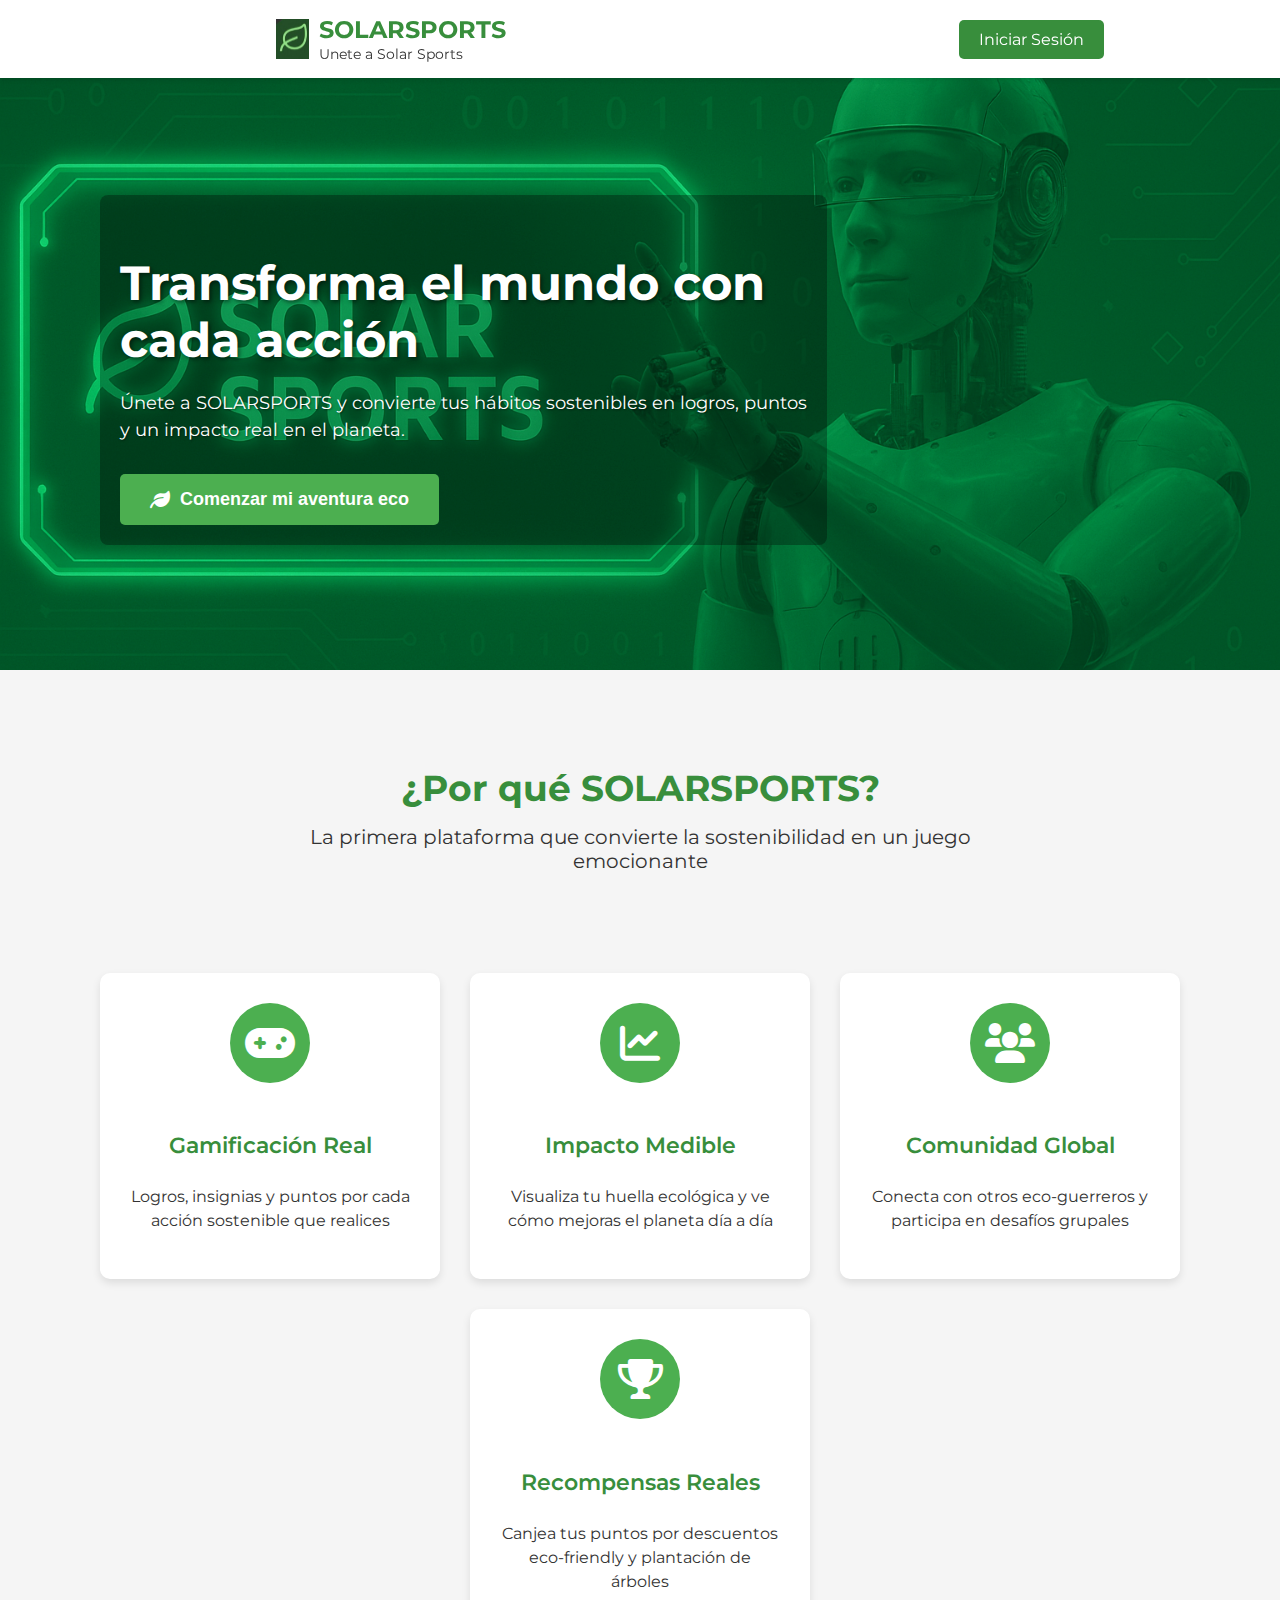
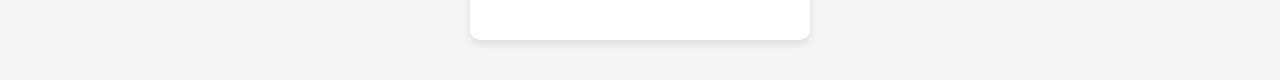
<file: index.html>
<!DOCTYPE html>
<html lang="es">
<head>
    <meta charset="UTF-8">
    <meta name="viewport" content="width=device-width, initial-scale=1.0">
    <title>SOLARSPORTS - Tu Impacto Cuenta</title>
    <link rel="stylesheet" href="styles.css">
    <link rel="stylesheet" href="https://cdnjs.cloudflare.com/ajax/libs/font-awesome/6.0.0-beta3/css/all.min.css">
    <link href="https://fonts.googleapis.com/css2?family=Montserrat:wght@400;600;700&display=swap" rel="stylesheet">
</head>
<body>
    <header class="header">
        <div class="header-left">
            <img src="logo.jpg" alt="SOLARSPORTS Logo" class="logo">
            <div class="logo-text">
                <h1>SOLARSPORTS</h1>
                <span>Unete a Solar Sports</span>
            </div>
        </div>
        <a href="login.html" class="login-button">Iniciar Sesión</a>
    </header>

    <main>
        <section class="hero-section">
            <div class="hero-content">
                <h2>Transforma el mundo con <br> cada acción</h2>
                <p>Únete a SOLARSPORTS y convierte tus hábitos sostenibles en logros, puntos <br> y un impacto real en el planeta.</p>
                <button class="eco-adventure-button">
                    <i class="fas fa-leaf"></i> Comenzar mi aventura eco
                </button>
            </div>
        </section>

        <section class="why-solarsports-section">
            <h3>¿Por qué SOLARSPORTS?</h3>
            <p>La primera plataforma que convierte la sostenibilidad en un juego emocionante</p>
        </section>

        <section class="features-section">
            <div class="feature-card">
                <div class="icon-container">
                    <i class="fas fa-gamepad"></i>
                </div>
                <h4>Gamificación Real</h4>
                <p>Logros, insignias y puntos por cada acción sostenible que realices</p>
            </div>
            <div class="feature-card">
                <div class="icon-container">
                    <i class="fas fa-chart-line"></i>
                </div>
                <h4>Impacto Medible</h4>
                <p>Visualiza tu huella ecológica y ve cómo mejoras el planeta día a día</p>
            </div>
            <div class="feature-card">
                <div class="icon-container">
                    <i class="fas fa-users"></i>
                </div>
                <h4>Comunidad Global</h4>
                <p>Conecta con otros eco-guerreros y participa en desafíos grupales</p>
            </div>
            <div class="feature-card">
                <div class="icon-container">
                    <i class="fas fa-trophy"></i>
                </div>
                <h4>Recompensas Reales</h4>
                <p>Canjea tus puntos por descuentos eco-friendly y plantación de árboles</p>
            </div>
        </section>
    </main>

    <script src="main.js"></script>
</body>
</html>
</file>
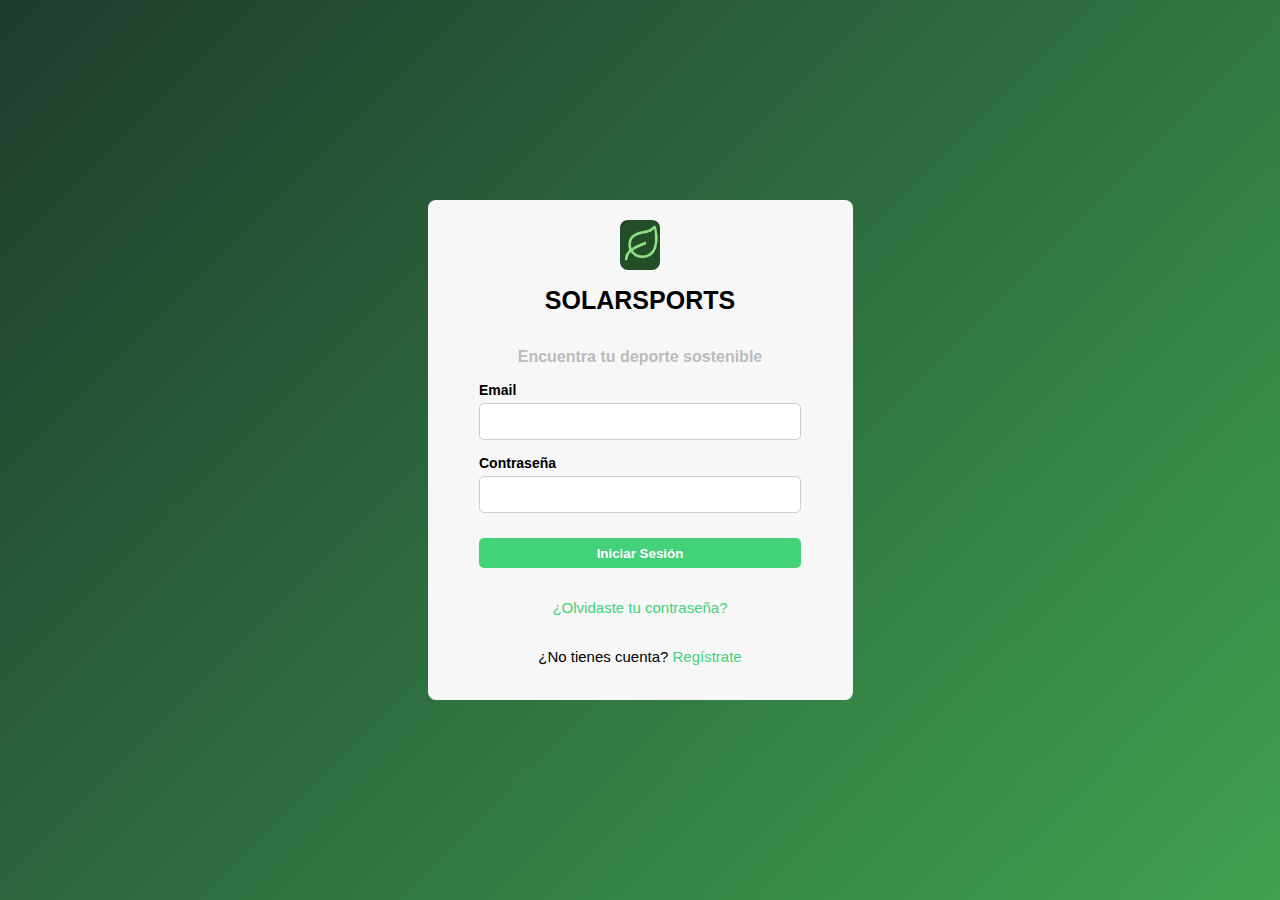
<file: login.html>
<!DOCTYPE html>
<html lang="es">
<head>
    <meta charset="UTF-8">
    <meta name="viewport" content="width=device-width, initial-scale=1.0">
    <title>SOLARSPORTS</title>
    <link rel="stylesheet" href="login.css">
</head>
<body>
    <div class="login-container">
        <img class="logo" src="/logo.jpg" alt="logo">
        <h1 class="title">SOLARSPORTS</h1>
        <h3 class="subtitle">Encuentra tu deporte sostenible</h3>
        <form class="login-form">
            <label for="email">Email</label>
            <input type="email" name="email" required>
            <label for="password">Contraseña</label>
            <input type="password" name="password" required>
            <button type="submit">Iniciar Sesión</button>
        </form>
        <p><a href="#">¿Olvidaste tu contraseña?</a></p>
        <p class="register-link">¿No tienes cuenta? <a href="register.html">Regístrate</a></p>
    </div>
    <script src="login.js"></script>
</body>
</html>
</file>
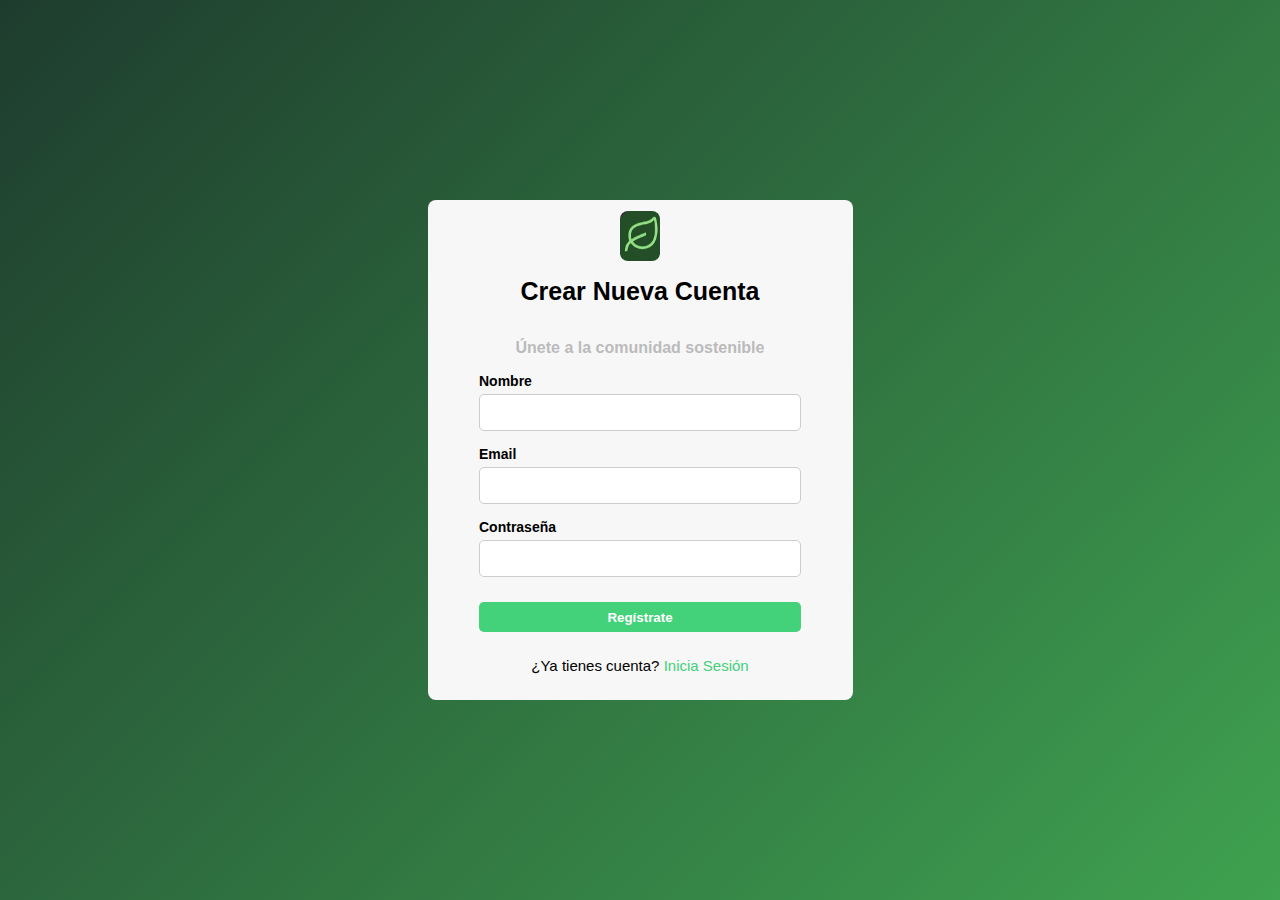
<file: register.html>
<!DOCTYPE html>
<html lang="es">
<head>
    <meta charset="UTF-8">
    <meta name="viewport" content="width=device-width, initial-scale=1.0">
    <title>Crear Nueva Cuenta</title>
    <link rel="stylesheet" href="register.css">
</head>
<body>
    <div class="register-container">
        <img class="logo" src="/logo.jpg" alt="logo">
        <h1 class="title">Crear Nueva Cuenta</h1>
        <h3 class="subtitle">Únete a la comunidad sostenible</h3>
        <form class="register-form">
            <label for="name">Nombre</label>
            <input type="text" name="name" required>
            <label for="email">Email</label>
            <input type="email" name="email" required>
            <label for="password">Contraseña</label>
            <input type="password" name="password" required>
            <button type="submit">Regístrate</button>
        </form>
        <p class="login-link">¿Ya tienes cuenta? <a href="login.html">Inicia Sesión</a></p>
    </div>
    <script src="register.js"></script>
</body>
</html>
</file>
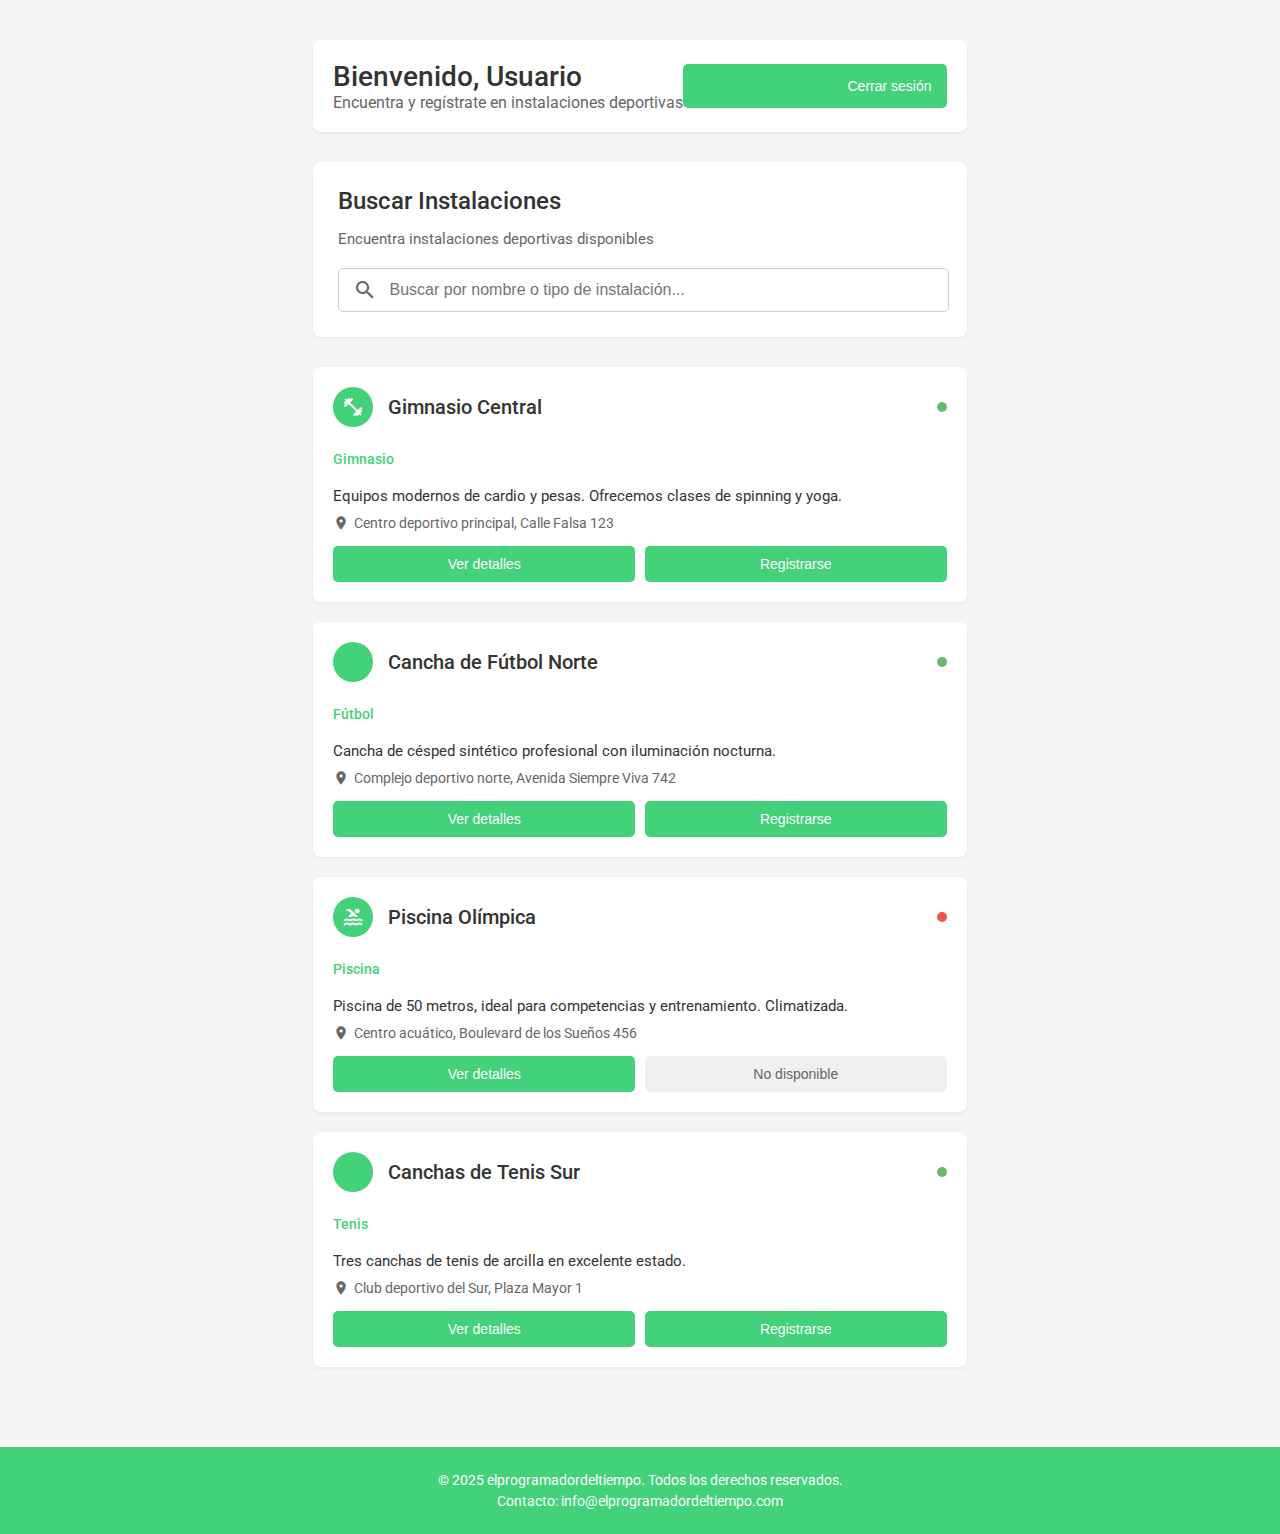
<file: user.html>
<!DOCTYPE html>
<html lang="es">
<head>
    <meta charset="UTF-8">
    <meta name="viewport" content="width=device-width, initial-scale=1.0">
    <title>Usuario</title>
    <link rel="stylesheet" href="user.css">
    <link href="https://fonts.googleapis.com/icon?family=Material+Icons" rel="stylesheet">
</head>
<body>
    <div class="user-panel">
        <header class="user-header">
            <div class="user-info">
                <h1>Bienvenido, Usuario</h1>
                <p>Encuentra y regístrate en instalaciones deportivas</p>
            </div>
            <div class="header-actions">
                <button class="btn secondary">
                    <span class="material-icons">logout</span> Cerrar sesión
                </button>
            </div>
        </header>

        <section class="search-section">
            <h2>Buscar Instalaciones</h2>
            <p>Encuentra instalaciones deportivas disponibles</p>
            <div class="search-input-container">
                <span class="material-icons search-icon">search</span>
                <input type="text" id="searchInput" placeholder="Buscar por nombre o tipo de instalación...">
            </div>
        </section>

        <section class="facility-list" id="facilityList">
            </section>
    </div>

    <div id="facilityDetailsModal" class="modal-overlay">
        <div class="modal-content">
            <button class="modal-close-btn details-close-btn">×</button>
            <h2 id="modalFacilityName"></h2>
            <p id="modalFacilityType" class="facility-type"></p>
            <p id="modalFacilityDescription"></p>
            <p id="modalFacilityLocation" class="facility-location"></p>
            <div class="modal-status">
                Estado: <span id="modalFacilityStatusText"></span>
                <div id="modalFacilityStatusIndicator" class="status-indicator"></div>
            </div>
            <div class="modal-map-container">
                <h3>Ubicación en el Mapa</h3>
                <iframe
                    src="https://www.google.com/maps/embed?pb=!1m18!1m12!1m3!1d15866.699042502698!2d-74.08906915!3d4.6025348!2m3!1f0!2f0!3f0!3m2!1i1024!2i768!4f13.1!3m3!1m2!1s0x8e3f99011e402773%3A0x770ef1a533166258!2sBogot%C3%A1%2C%20Colombia!5e0!3m2!1sen!2sus!4v1700000000000!5m2!1sen!2sus"
                    width="100%" height="250" style="border:0;" allowfullscreen="" loading="lazy" referrerpolicy="no-referrer-when-downgrade">
                </iframe>
            </div>
            <div class="modal-actions">
                <button class="btn primary register-btn-from-details" id="modalRegisterBtn">Registrarse</button>
            </div>
        </div>
    </div>

    <div id="registrationModal" class="modal-overlay">
        <div class="modal-content">
            <button class="modal-close-btn registration-close-btn">×</button>
            <h2>Registrarse en <span id="regFacilityName"></span></h2>
            <p class="facility-type" id="regFacilityType"></p>
            <p id="regFacilityDescription"></p>

            <form id="registrationForm" class="registration-form">
                <div class="form-group">
                    <label for="regDate">Fecha:</label>
                    <input type="date" id="regDate" required>
                </div>
                <div class="form-group">
                    <label for="regTime">Hora:</label>
                    <input type="time" id="regTime" required>
                </div>
                <div class="modal-actions">
                    <button type="button" class="btn secondary cancel-reg-btn">Cancelar</button>
                    <button type="submit" class="btn primary confirm-reg-btn">Confirmar Registro</button>
                </div>
            </form>
        </div>
    </div>

    <footer class="main-footer">
        <p>&copy; 2025 elprogramadordeltiempo. Todos los derechos reservados.</p>
        <p>Contacto: info@elprogramadordeltiempo.com</p>
    </footer>

    <script src="user.js"></script>
</body>
</html>
</file>
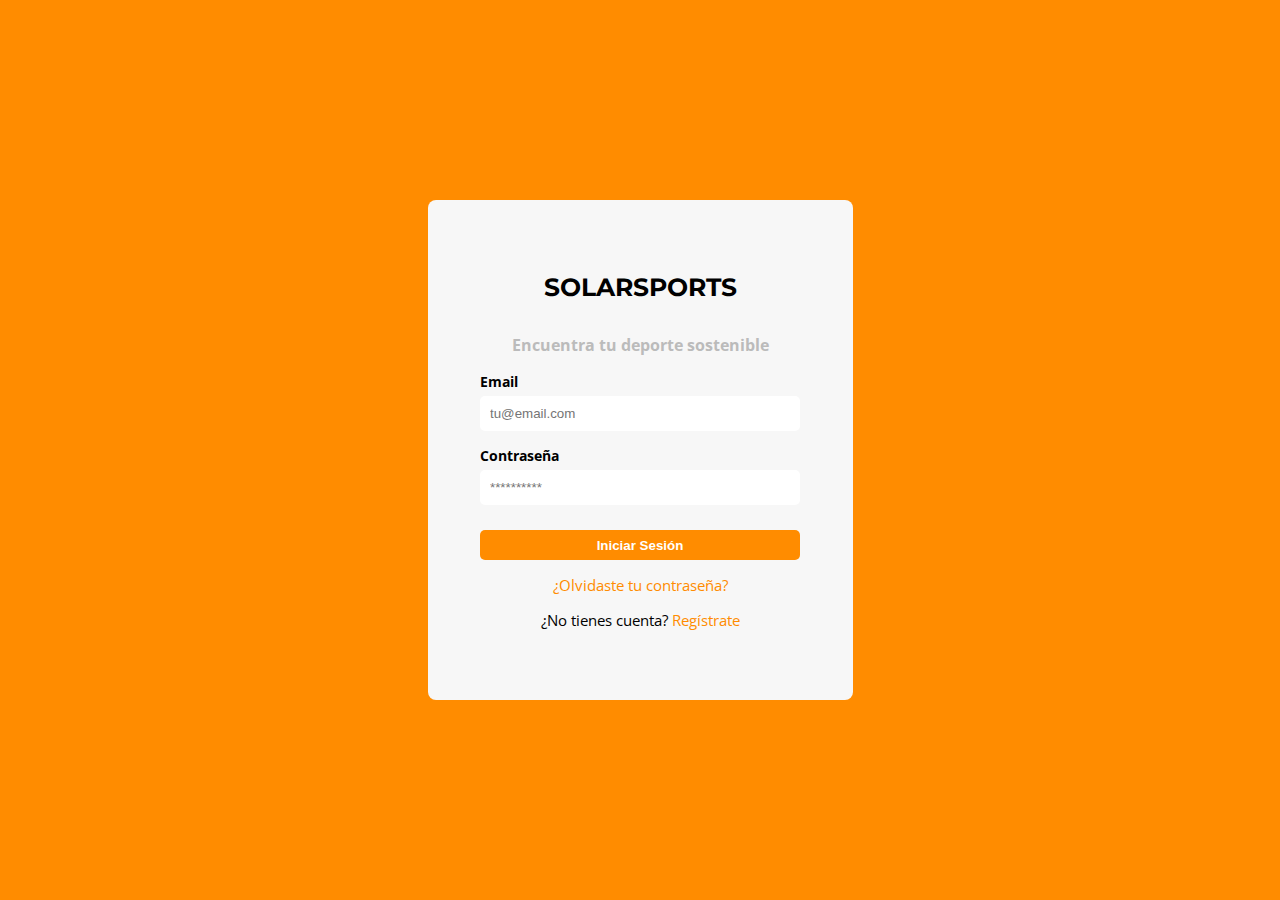
<file: html/login.html>
<!DOCTYPE html>
<html lang="en">
<head>
    <meta charset="UTF-8">
    <meta name="viewport" content="width=device-width, initial-scale=1.0">
    <link href="https://fonts.googleapis.com/css2?family=Montserrat:wght@400;600;700&family=Open+Sans:wght@400;600&display=swap" rel="stylesheet">
    <link rel="stylesheet" href="/css/login.css">
    <title>Iniciar Sesion</title>
</head>
<body>
    <div class="login-container">
        <h1 class="title">SOLARSPORTS</h1>
        <p class="subtitle">Encuentra tu deporte sostenible</p>

        <form class="login-form">
            <label for="email">Email</label>
            <input type="email" id="email" placeholder="tu@email.com">
            
            <label for="password">Contraseña</label>
            <input type="password" id="password" placeholder="**********">

            <button type="submit" class="login-button">Iniciar Sesión</button>
            
        </form>
        <a href="">¿Olvidaste tu contraseña?</a>
        <p class="register-link">
            ¿No tienes cuenta? <a href="/html/register.html">Regístrate</a>
        </p>
    </div>
</body>
</html>
</file>
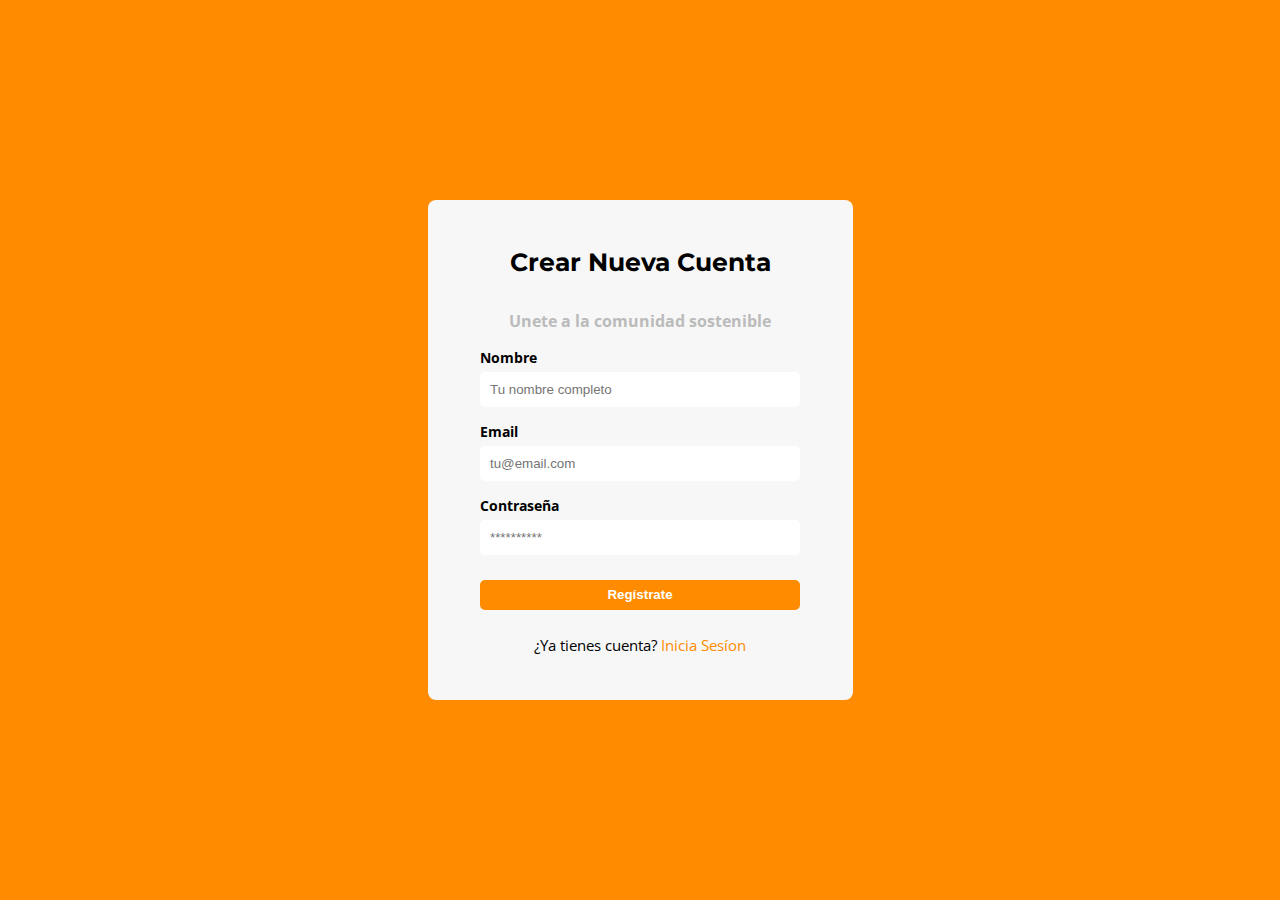
<file: html/register.html>
<!DOCTYPE html>
<html lang="en">
<head>
    <meta charset="UTF-8">
    <meta name="viewport" content="width=device-width, initial-scale=1.0">
    <link href="https://fonts.googleapis.com/css2?family=Montserrat:wght@400;600;700&family=Open+Sans:wght@400;600&display=swap" rel="stylesheet">
    <link rel="stylesheet" href="/css/register.css">
    <title>Registrarse</title>
</head>
<body>
    <div class="register-container">
        <h1 class="title">Crear Nueva Cuenta</h1>
        <p class="subtitle">Unete a la comunidad sostenible</p>

        <form class="register-form">
            <label for="name">Nombre</label>
            <input type="text" id="name" placeholder="Tu nombre completo">

            <label for="email">Email</label>
            <input type="email" id="email" placeholder="tu@email.com">
            
            <label for="password">Contraseña</label>
            <input type="password" id="password" placeholder="**********">

            <button type="submit">Regístrate</button>
        </form>

        <p class="login-link">
            ¿Ya tienes cuenta? <a href="/html/login.html">Inicia Sesíon</a>
        </p>
    </div>
</body>
</html>
</file>
<file: styles.css>
:root {
    --primary-green: #388e3c;
    --light-green: #4caf50;
    --text-color: #333;
    --light-grey-bg: #f5f5f5;
    --card-bg: #fff;
    --border-color: #e0e0e0;
    --button-hover-green: #2e7d32;
    --header-bg: #ffffff;
}

body {
    font-family: 'Montserrat', sans-serif;
    margin: 0;
    padding: 0;
    box-sizing: border-box;
    color: var(--text-color);
    background-color: var(--light-grey-bg);
}

.header {
    display: flex;
    justify-content: space-around;
    align-items: center;
    padding: 15px 50px;
    background-color: var(--header-bg);
    box-shadow: 0 2px 4px rgba(0, 0, 0, 0.1);
    position: fixed;
    width: 100%;
    top: 0;
    z-index: 1000;
}

.header-left {
    display: flex;
    align-items: center;
}

.logo {
    height: 40px;
    margin-right: 10px;
}

.logo-text h1 {
    margin: 0;
    font-size: 24px;
    color: var(--primary-green);
    font-weight: 700;
}

.logo-text span {
    font-size: 14px;
    color: var(--text-color);
}

.login-button {
    background-color: var(--primary-green);
    color: white;
    border: none;
    padding: 10px 20px;
    border-radius: 5px;
    font-size: 16px;
    cursor: pointer;
    transition: background-color 0.3s ease;
    text-decoration: none;
}

.login-button:hover {
    background-color: var(--button-hover-green);
}

/* Hero Section */
.hero-section {
    position: relative;
    width: 100%;
    height: 600px;
    background-image: url('./Img.png');
    background-size: cover;
    background-position: center;
    display: flex;
    align-items: center;
    justify-content: flex-start;
    text-align: left;
    color: white;
    margin-top: 70px;
}

.hero-content {
    margin-left: 100px;
    padding: 20px;
    background-color: rgba(0, 0, 0, 0.3);
    border-radius: 8px;
}

.hero-content h2 {
    font-size: 48px;
    margin-bottom: 20px;
    line-height: 1.2;
    font-weight: 700;
    text-shadow: 2px 2px 4px rgba(0, 0, 0, 0.5);
}

.hero-content p {
    font-size: 18px;
    margin-bottom: 30px;
    line-height: 1.5;
    text-shadow: 1px 1px 2px rgba(0, 0, 0, 0.5);
}

.eco-adventure-button {
    background-color: var(--light-green);
    color: white;
    border: none;
    padding: 15px 30px;
    border-radius: 5px;
    font-size: 18px;
    cursor: pointer;
    transition: background-color 0.3s ease;
    display: flex;
    align-items: center;
    gap: 10px;
    font-weight: 600;
}

.eco-adventure-button i {
    font-size: 20px;
}

.eco-adventure-button:hover {
    background-color: var(--button-hover-green);
}

/* Why SOLARSPORTS Section */
.why-solarsports-section {
    text-align: center;
    padding: 60px 20px;
    background-color: var(--light-grey-bg);
}

.why-solarsports-section h3 {
    font-size: 36px;
    color: var(--primary-green);
    margin-bottom: 15px;
    font-weight: 700;
}

.why-solarsports-section p {
    font-size: 20px;
    color: var(--text-color);
    max-width: 700px;
    margin: 0 auto;
}

/* Features Section */
.features-section {
    display: flex;
    justify-content: center;
    flex-wrap: wrap;
    gap: 30px;
    padding: 40px 50px;
    background-color: var(--light-grey-bg);
}

.feature-card {
    background-color: var(--card-bg);
    border-radius: 10px;
    box-shadow: 0 4px 8px rgba(0, 0, 0, 0.1);
    padding: 30px;
    text-align: center;
    width: calc(25% - 30px);
    min-width: 280px;
    display: flex;
    flex-direction: column;
    align-items: center;
    justify-content: center;
    transition: transform 0.3s ease, box-shadow 0.3s ease;
}

.feature-card:hover {
    transform: translateY(-10px);
    box-shadow: 0 8px 16px rgba(0, 0, 0, 0.2);
}

.icon-container {
    background-color: var(--light-green);
    border-radius: 50%;
    width: 80px;
    height: 80px;
    display: flex;
    align-items: center;
    justify-content: center;
    margin-bottom: 20px;
}

.icon-container i {
    color: white;
    font-size: 40px;
}

.feature-card h4 {
    font-size: 22px;
    color: var(--primary-green);
    margin-bottom: 10px;
    font-weight: 600;
}

.feature-card p {
    font-size: 16px;
    color: var(--text-color);
    line-height: 1.5;
}

/* Responsive Design */
@media (max-width: 1200px) {
    .feature-card {
        width: calc(50% - 30px);
    }
}

@media (max-width: 768px) {
    .header {
        flex-direction: column;
        padding: 15px 20px;
        align-items: flex-start;
    }

    .header-left {
        margin-bottom: 10px;
    }

    .hero-content {
        margin-left: 20px;
        text-align: center;
        width: calc(100% - 40px);
    }

    .hero-content h2 {
        font-size: 36px;
    }

    .hero-content p {
        font-size: 16px;
    }

    .why-solarsports-section h3 {
        font-size: 28px;
    }

    .why-solarsports-section p {
        font-size: 18px;
    }

    .feature-card {
        width: calc(100% - 30px);
    }
}

@media (max-width: 480px) {
    .header {
        padding: 10px 15px;
    }

    .logo-text h1 {
        font-size: 20px;
    }

    .logo-text span {
        font-size: 12px;
    }

    .login-button {
        padding: 8px 15px;
        font-size: 14px;
    }

    .hero-section {
        height: 400px;
        margin-top: 100px;
    }

    .hero-content {
        margin-left: 10px;
        padding: 15px;
    }

    .hero-content h2 {
        font-size: 28px;
    }

    .hero-content p {
        font-size: 14px;
    }

    .eco-adventure-button {
        padding: 12px 20px;
        font-size: 16px;
    }

    .why-solarsports-section {
        padding: 40px 15px;
    }

    .features-section {
        padding: 20px 15px;
    }

    .feature-card {
        padding: 20px;
    }

    .icon-container {
        width: 60px;
        height: 60px;
    }

    .icon-container i {
        font-size: 30px;
    }

    .feature-card h4 {
        font-size: 20px;
    }

    .feature-card p {
        font-size: 14px;
    }
}
</file>
<file: login.css>
body{
    margin: 0;
    background: linear-gradient(135deg, #1e3c2e, #3fa250);
    height: 100vh;
    display: flex;
    justify-content: center;
    align-items: center;
    font-family: 'Open Sans', sans-serif;
}

.login-container{
    background-color: #f7f7f7;
    display: flex;
    flex-direction: column;
    align-items: center;
    justify-content: center;
    width: 425px;
    height: 500px;
    border-radius: 8px;
}

.logo{
   width: 40px; 
   border-radius: 8px;
}

.title{
    font-family: 'Montserrat', sans-serif;
    font-weight: 700;
    font-size: 25px;
}

.subtitle{
    font-weight: bolder;
    font-size: medium;
    color: #bbb;

}

.login-form{
    display: flex;
    flex-direction: column;
}

label{
    font-size: 14px;
    font-weight: bolder;
}

/* login.css y register.css */
input {
    width: 300px;
    padding: 10px;
    margin: 5px 0px 15px 0px;
    height: auto;
    border: 1px solid #cccccc; /* Corregido */
    border-radius: 5px;
}

input:focus{
    outline: none;
}

button{
    background-color: #43d17a;
    border: none;
    margin: 10px 0px 15px 0px;
    border-radius: 5px;
    height: 30px;
    color: white;
    font-weight: bolder;
    cursor: pointer;
    transition: transform 0.3s ease;
}

button:hover{
    transform: scale(1.05);
}

.register-link{
    font-size: 15px;
}

a{
    text-decoration: none;
    color: #43d17a;
    transition: color 0.3s ease;
    font-size: 15px;
}

a:hover{
    color: #3fa250;
}
</file>
<file: register.css>
body{
    margin: 0;
    background: linear-gradient(135deg, #1e3c2e, #3fa250);
    height: 100vh;
    display: flex;
    flex-direction: column;
    justify-content: center;
    align-items: center;
    font-family: 'Open Sans', sans-serif;
}

.register-container{
    background-color: #f7f7f7;
    display: flex;
    flex-direction: column;
    justify-content: center;
    align-items: center;
    border-radius: 8px;
    width: 425px;
    height: 500px;
}

.logo{
   width: 40px; 
   border-radius: 8px;
}

.title{
    font-family: 'Montserrat', sans-serif;
    font-weight: 700;
    font-size: 25px;
}

.subtitle{
    font-weight: bolder;
    font-size: medium;
    color: #bbb;

}

.register-form{
    display: flex;
    flex-direction: column;
}

label{
    font-size: 14px;
    font-weight: bolder;
}

/* login.css y register.css */
input {
    width: 300px;
    padding: 10px;
    margin: 5px 0px 15px 0px;
    height: auto;
    border: 1px solid #cccccc; /* Corregido */
    border-radius: 5px;
}


input:focus{
    outline: none;
}

button{
    background-color: #43d17a;
    border: none;
    margin: 10px 0px 10px 0px;
    border-radius: 5px;
    height: 30px;
    color: white;
    font-weight: bolder;
    cursor: pointer;
    transition: transform 0.3s ease;
}

button:hover{
    transform: scale(1.05);
}

.login-link{
    font-size: 15px;
}

a{
    text-decoration: none;
    color: #43d17a;
    transition: color 0.3s ease;
    font-size: 15px;
}

a:hover{
    color: #3fa250;
}
</file>
<file: user.css>
@import url('https://fonts.googleapis.com/css2?family=Roboto:wght@300;400;500;700&display=swap');

:root {
    --primary-color: #ff6a00;
    --secondary-color: #e0e0e0;
    --disabled-color: #f0f0f0;
    --background-color: #f5f5f5;
    --card-background: #ffffff;
    --text-color-dark: #333333;
    --text-color-light: #666666;
    --border-color: #eeeeee;
    --input-border-color: #cccccc;
    --footer-bg-color: #43d17a;
    --footer-text-color: #ffffff;

    --status-online: #66bb6a;
    --status-offline: #ef5350;
    --icon-bg-color: #43d17a;
    --button-color: #43d17a;
    --text-button-color: #ffffff;
    --text-p: #43d17a;
}

body {
    font-family: 'Roboto', sans-serif;
    margin: 0;
    padding: 0;
    background-color: var(--background-color);
    color: var(--text-color-dark);
    display: flex;
    flex-direction: column;
    min-height: 100vh;
}

.user-panel {
    padding: 20px;
    max-width: 1200px;
    margin: 20px auto;
    flex-grow: 1;
}

/* Header */
.user-header {
    display: flex;
    justify-content: space-between;
    align-items: center;
    margin-bottom: 30px;
    background-color: var(--card-background);
    padding: 20px;
    border-radius: 8px;
    box-shadow: 0 2px 4px rgba(0, 0, 0, 0.05);
}

.user-info h1 {
    margin: 0;
    font-size: 28px;
    font-weight: 500;
}

.user-info p {
    margin: 0;
    color: var(--text-color-light);
    font-size: 16px;
}

.header-actions {
    display: flex;
    gap: 10px;
}

.btn {
    padding: 10px 15px;
    border: none;
    border-radius: 5px;
    cursor: pointer;
    font-size: 14px;
    font-weight: 500;
    display: flex;
    align-items: center;
    gap: 5px;
    transition: background-color 0.3s ease;
}

.btn.primary {
    background-color: var(--button-color);
    color: white;
}

.btn.primary:hover {
    background-color: #2BB25F;
}

.btn.secondary {
    background-color: var(--button-color);
    color: var(--text-button-color);
}

.btn.secondary:hover {
    background-color: #c0c0c0;
}

.btn.disabled {
    background-color: var(--disabled-color);
    color: var(--text-color-light);
    cursor: not-allowed;
}

.material-icons {
    font-size: 20px;
}

/* Search Section */
.search-section {
    margin-bottom: 30px;
    background-color: var(--card-background);
    padding: 25px;
    border-radius: 8px;
    box-shadow: 0 2px 4px rgba(0, 0, 0, 0.05);
}

.search-section h2 {
    font-size: 24px;
    font-weight: 500;
    margin-top: 0;
    margin-bottom: 5px;
    color: var(--text-color-dark);
}

.search-section p {
    font-size: 15px;
    color: var(--text-color-light);
    margin-bottom: 20px;
}

.search-input-container {
    position: relative;
    width: 100%;
}

.search-input-container .search-icon {
    position: absolute;
    left: 15px;
    top: 50%;
    transform: translateY(-50%);
    color: var(--text-color-light);
}

#searchInput {
    width: calc(100% - 60px);
    padding: 12px 15px 12px 50px;
    border: 1px solid var(--input-border-color);
    border-radius: 5px;
    font-size: 16px;
    outline: none;
    transition: border-color 0.3s ease;
}

#searchInput:focus {
    border-color: var(--primary-color);
}

/* Facility List */
.facility-list {
    display: grid;
    grid-template-columns: repeat(auto-fit, minmax(350px, 1fr));
    gap: 20px;
}

.facility-card {
    background-color: var(--card-background);
    padding: 20px;
    border-radius: 8px;
    box-shadow: 0 2px 4px rgba(0, 0, 0, 0.05);
    display: flex;
    flex-direction: column;
}

.facility-header {
    display: flex;
    align-items: center;
    gap: 15px;
    margin-bottom: 10px;
}

.facility-icon {
    width: 40px;
    height: 40px;
    border-radius: 50%;
    display: flex;
    justify-content: center;
    align-items: center;
    flex-shrink: 0;
    background-color: var(--icon-bg-color);
}

.facility-icon .material-icons {
    color: white;
    font-size: 22px;
}

.facility-header h3 {
    margin: 0;
    font-size: 20px;
    font-weight: 500;
    flex-grow: 1;
}

.status-indicator {
    width: 10px;
    height: 10px;
    border-radius: 50%;
    flex-shrink: 0;
}

.status-indicator.online {
    background-color: var(--status-online);
}

.status-indicator.offline {
    background-color: var(--status-offline);
}

.facility-type {
    font-size: 14px;
    color: var(--text-p);
    font-weight: 500;
    margin-bottom: 5px;
}

.facility-description {
    font-size: 15px;
    color: var(--text-color-dark);
    margin-bottom: 10px;
}

.facility-location {
    display: flex;
    align-items: center;
    color: var(--text-color-light);
    font-size: 14px;
    margin-top: auto;
    margin-bottom: 15px;
}

.facility-location .material-icons.icon-small {
    font-size: 16px;
    margin-right: 5px;
    color: var(--text-color-light);
}

.facility-actions {
    display: flex;
    gap: 10px;
    margin-top: auto;
}

.facility-actions .btn {
    flex: 1;
    justify-content: center;
    padding: 10px 0;
}

/* Modal Styles */
.modal-overlay {
    position: fixed;
    top: 0;
    left: 0;
    width: 100%;
    height: 100%;
    background-color: rgba(0, 0, 0, 0.6);
    display: flex;
    justify-content: center;
    align-items: center;
    z-index: 1000;
    visibility: hidden;
    opacity: 0;
    transition: visibility 0.3s ease, opacity 0.3s ease;
}

.modal-overlay.active {
    visibility: visible;
    opacity: 1;
}

.modal-content {
    background-color: var(--card-background);
    padding: 30px;
    border-radius: 8px;
    box-shadow: 0 4px 15px rgba(0, 0, 0, 0.2);
    width: 90%;
    max-width: 600px;
    position: relative;
    transform: translateY(-20px);
    transition: transform 0.3s ease;
}

.modal-overlay.active .modal-content {
    transform: translateY(0);
}

.modal-close-btn {
    position: absolute;
    top: 15px;
    right: 15px;
    background: none;
    border: none;
    font-size: 28px;
    cursor: pointer;
    color: var(--text-color-light);
}

.modal-close-btn:hover {
    color: var(--text-color-dark);
}

.modal-content h2 {
    font-size: 26px;
    font-weight: 500;
    margin-top: 0;
    margin-bottom: 10px;
    color: var(--text-color-dark);
}

.modal-content .facility-type {
    font-size: 15px;
    margin-bottom: 10px;
}

.modal-content #modalFacilityDescription, #regFacilityDescription {
    font-size: 16px;
    color: var(--text-color-dark);
    margin-bottom: 15px;
}

.modal-content .facility-location {
    font-size: 15px;
    margin-bottom: 15px;
}

.modal-status {
    font-size: 15px;
    color: var(--text-color-dark);
    margin-bottom: 20px;
    display: flex;
    align-items: center;
    gap: 8px;
}

.modal-status #modalFacilityStatusText {
    font-weight: 500;
}

.modal-status #modalFacilityStatusIndicator {
    display: inline-block;
    vertical-align: middle;
}

.modal-map-container {
    margin-top: 20px;
    margin-bottom: 20px;
    border-top: 1px solid var(--border-color);
    padding-top: 20px;
}

.modal-map-container h3 {
    font-size: 20px;
    font-weight: 500;
    margin-top: 0;
    margin-bottom: 15px;
}

.modal-map-container iframe {
    border-radius: 5px;
}

.modal-actions {
    display: flex;
    justify-content: flex-end;
    gap: 10px;
    margin-top: 20px;
}

.modal-actions .btn {
    min-width: 120px;
}

/* Form specific styles for registration modal */
.registration-form .form-group {
    margin-bottom: 15px;
}

.registration-form label {
    display: block;
    margin-bottom: 5px;
    font-weight: 500;
    color: var(--text-color-dark);
}

.registration-form input[type="date"],
.registration-form input[type="time"] {
    width: calc(100% - 20px);
    padding: 10px;
    border: 1px solid var(--input-border-color);
    border-radius: 5px;
    font-size: 16px;
    box-sizing: border-box;
}

/* Footer Styles */
.main-footer {
    background-color: var(--footer-bg-color);
    color: var(--footer-text-color);
    padding: 20px;
    text-align: center;
    font-size: 14px;
    margin-top: 40px;
}

.main-footer p {
    margin: 5px 0;
}
</file>
<file: css/login.css>
body{
    margin: 0;
    background-color: #ff8c00;
    height: 100vh;
    display: flex;
    justify-content: center;
    align-items: center;
    font-family: 'Open Sans', sans-serif;
}

.login-container{
    background-color: #f7f7f7;
    display: flex;
    flex-direction: column;
    align-items: center;
    justify-content: center;
    width: 425px;
    height: 500px;
    border-radius: 8px;
}

.title{
    font-family: 'Montserrat', sans-serif;
    font-weight: 700;
    font-size: 25px;
}

.subtitle{
    font-weight: bolder;
    font-size: medium;
    color: #bbb;

}

.login-form{
    display: flex;
    flex-direction: column;
}

label{
    font-size: 14px;
    font-weight: bolder;
}

input{
    width: 300px;
    padding: 10px;
    margin: 5px 0px 15px 0px;
    height: auto;
    border: #cccccc;
    border-radius: 5px;
}

input:focus{
    outline: none;
}

button{
    background-color: #ff8c00;
    border: none;
    margin: 10px 0px 15px 0px;
    border-radius: 5px;
    height: 30px;
    color: white;
    font-weight: bolder;
    cursor: pointer;
    transition: transform 0.3s ease;
}

button:hover{
    transform: scale(1.05);
}

.register-link{
    font-size: 15px;
}

a{
    text-decoration: none;
    color: #ff8c00;
    transition: color 0.3s ease;
    font-size: 15px;
}

a:hover{
    color: #cccccc;
}
</file>
<file: css/register.css>
body{
    margin: 0;
    background-color: #ff8c00;
    height: 100vh;
    display: flex;
    flex-direction: column;
    justify-content: center;
    align-items: center;
    font-family: 'Open Sans', sans-serif;
}

.register-container{
    background-color: #f7f7f7;
    display: flex;
    flex-direction: column;
    justify-content: center;
    align-items: center;
    border-radius: 8px;
    width: 425px;
    height: 500px;
}

.title{
    font-family: 'Montserrat', sans-serif;
    font-weight: 700;
    font-size: 25px;
}

.subtitle{
    font-weight: bolder;
    font-size: medium;
    color: #bbb;

}

.register-form{
    display: flex;
    flex-direction: column;
}

label{
    font-size: 14px;
    font-weight: bolder;
}

input{
    width: 300px;
    padding: 10px;
    margin: 5px 0px 15px 0px;
    height: auto;
    border: #cccccc;
    border-radius: 5px;
}


input:focus{
    outline: none;
}

button{
    background-color: #ff8c00;
    border: none;
    margin: 10px 0px 10px 0px;
    border-radius: 5px;
    height: 30px;
    color: white;
    font-weight: bolder;
    cursor: pointer;
    transition: transform 0.3s ease;
}

button:hover{
    transform: scale(1.05);
}

.login-link{
    font-size: 15px;
}

a{
    text-decoration: none;
    color: #ff8c00;
    transition: color 0.3s ease;
    font-size: 15px;
}

a:hover{
    color: #cccccc;
}
</file>
